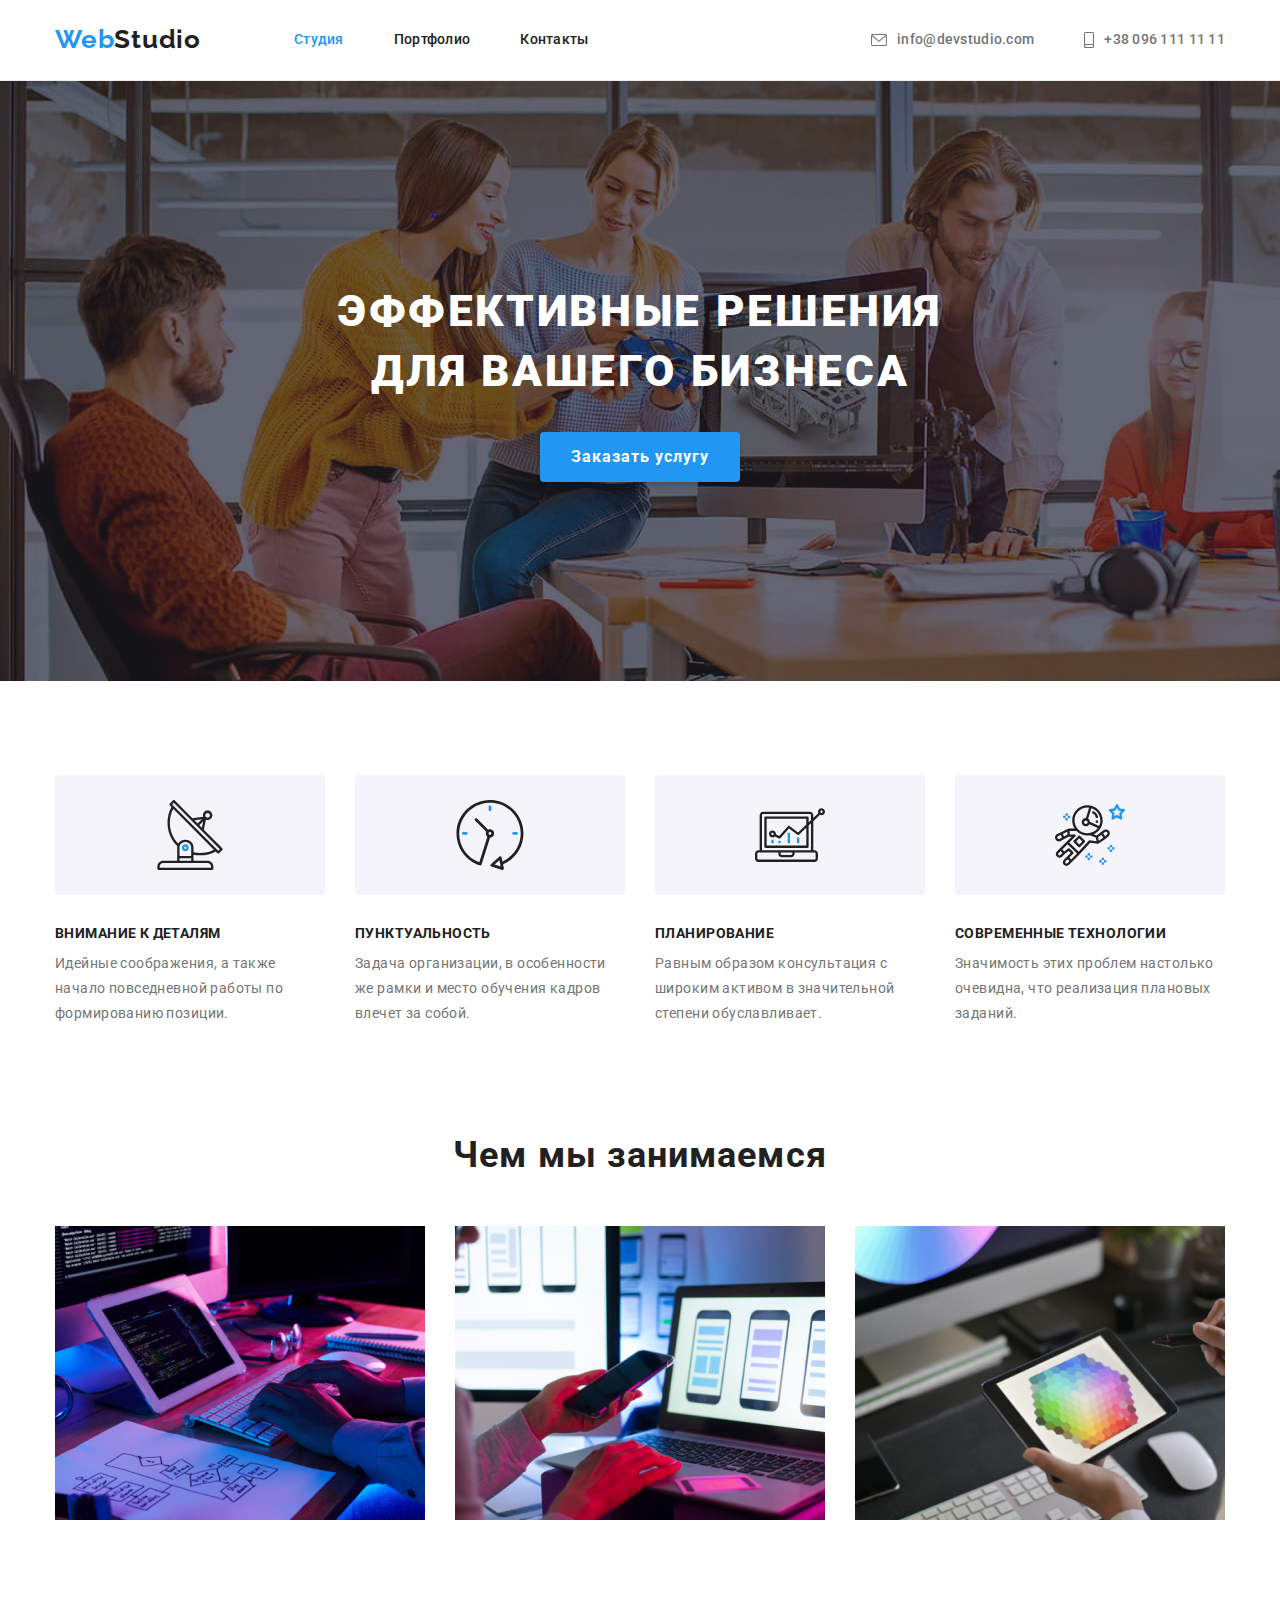
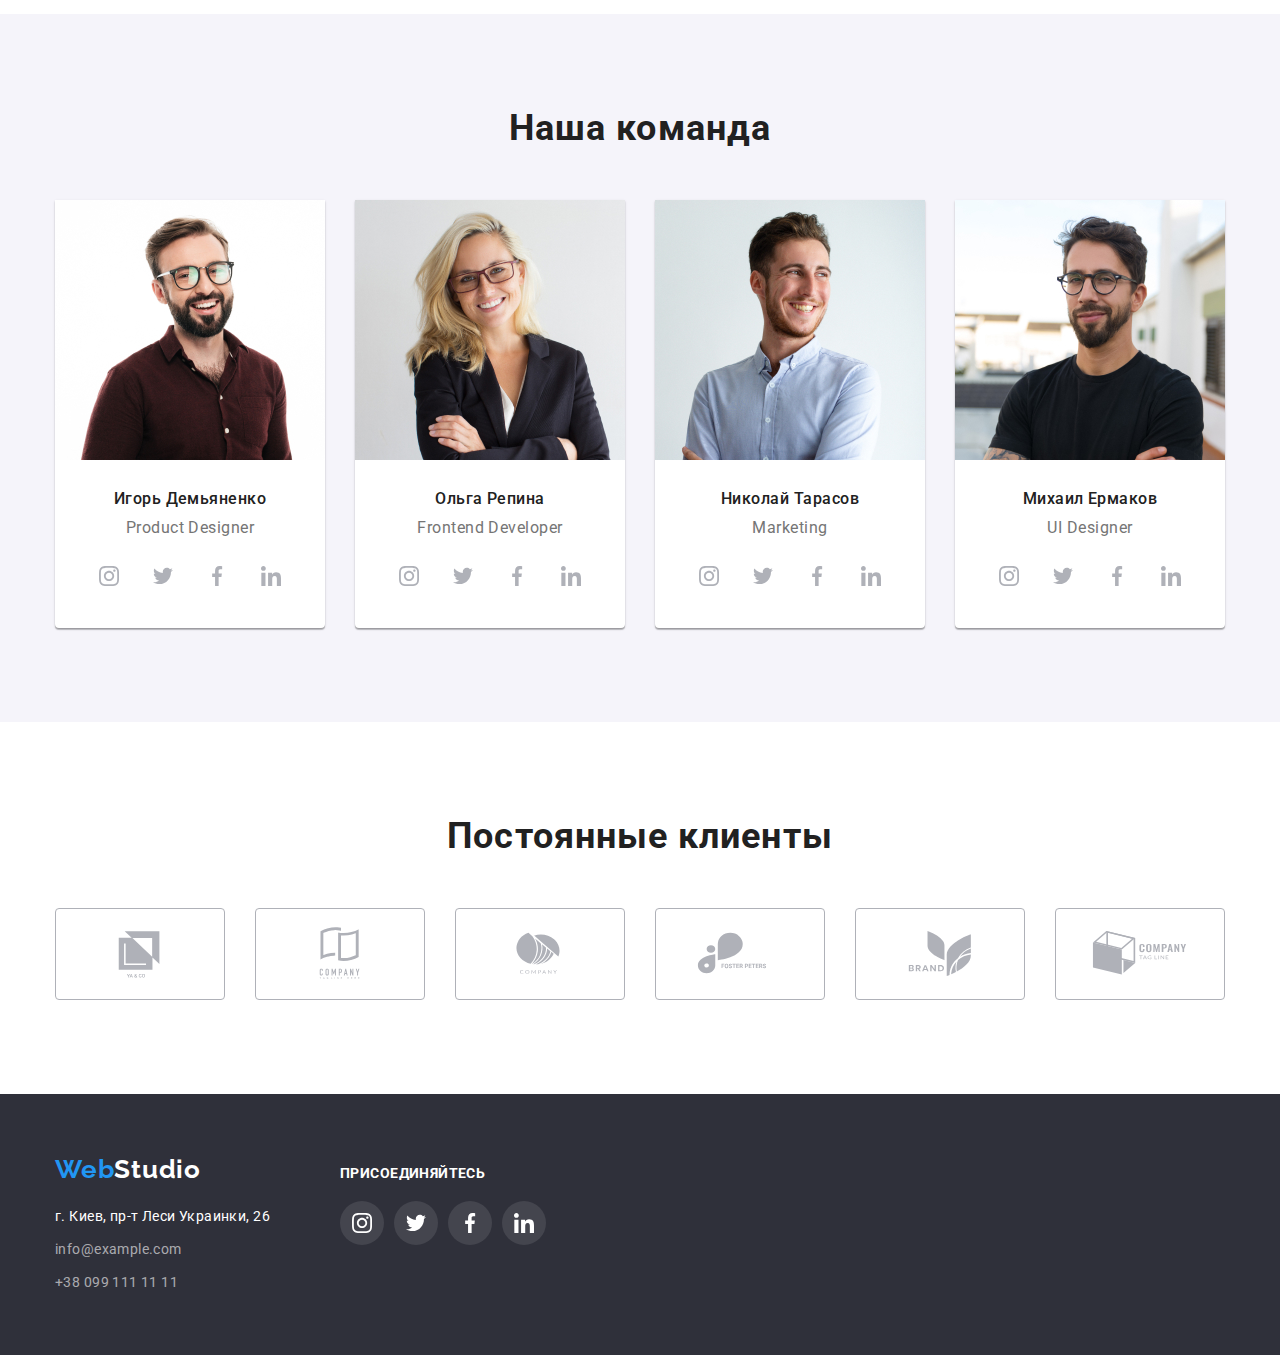
<file: index.html>
<!DOCTYPE html>
<html lang="ru">
<head>
    <meta charset="UTF-8">
    <meta http-equiv="X-UA-Compatible" content="IE=edge">
    <meta name="viewport" content="width=device-width, initial-scale=1.0">
    <title>Homework 4</title>
    <link rel="stylesheet" href="https://fonts.googleapis.com/css2?family=Raleway:wght@700&family=Roboto:wght@400;500;700;900&display=swap">
    <link rel="stylesheet" href="https://cdnjs.cloudflare.com/ajax/libs/modern-normalize/1.1.0/modern-normalize.min.css">
    <link rel="stylesheet" href="./css/style.css">
</head>

<!--BODY--> 
<body>
<!--HEADER-->
    <header>
        <div class="conteiner div-header">
        <a href="" class="header-logo">Web<span class="header-second-logo">Studio</span></a>
            <nav class="header-nav">
                <ul class="header-list">
                    <li class="header-item">
                        <a href="" class="header-link link current">Студия</a></li>
                    <li class="header-item">
                        <a href="./portfolio.html" class="header-link link">Портфолио</a></li>
                    <li class="header-item">
                        <a href="" class="header-link link">Контакты</a></li>
                </ul>
            </nav>
                <ul class="header-second-list">
                    <li class="header-second-item">
                        <a href="mailto:info@devstudio.com" class="header-mail header-link">
                            <svg class="header-svg" width="16" height="12">
                            <use href="./images3/sprite.svg#icon-email"></use>
                        </svg> info@devstudio.com</a></li>
                    <li class="header-second-item">
                        <a href="tel:+380961111111" class="header-tel header-link">
                            <svg class="header-second-svg" width="10" height="16">
                            <use href="./images3/sprite.svg#icon-phone"></use>
                        </svg>+38 096 111 11 11</a></li>
                </ul>
        </div>
    </header>



<!--MAIN-->
<main>
<!--Cекція 1. HERO-->
<section class="hero-section overlay">
    <div class="conteiner">
        <h1 class="hero-title">Эффективные решения для вашего бизнеса</h1>
        <button type="button" class="hero-button">Заказать услугу</button>
    </div>
</section>


<!--Секція 2. Переваги-->
<section class="benefits-section">
    <div class="conteiner">
        <ul class="benefits-list">
            <li class="benefits-item">
                <div class="benefits-div">
                    <svg class="benefits-svg" width="70" height="70">
                        <use href="./images3/sprite.svg#icon-antenna"></use>
                    </svg>
                </div>
                <h3 class="benefits-title">Внимание к деталям</h3>
                <p class="benefits-text">Идейные соображения, а также начало повседневной работы по формированию позиции.</p>
            </li>
            <li class="benefits-item">
                <div class="benefits-div">
                    <svg class="benefits-svg" width="70" height="70">
                        <use href="./images3/sprite.svg#icon-clock"></use>
                    </svg>
                </div>
                <h3 class="benefits-title">Пунктуальность</h3>
                <p class="benefits-text">Задача организации, в особенности же рамки и место обучения кадров влечет за собой.</p>
            </li>
            <li class="benefits-item">
                <div class="benefits-div">
                    <svg class="benefits-svg" width="70" height="70">
                        <use href="./images3/sprite.svg#icon-diagram"></use>
                    </svg>
                </div>
                <h3 class="benefits-title">Планирование</h3>
                <p class="benefits-text">Равным образом консультация с широким активом в значительной степени обуславливает.</p>
            </li>
            <li class="benefits-item">
                <div class="benefits-div">
                    <svg class="benefits-svg" width="70" height="70">
                        <use href="./images3/sprite.svg#icon-astronaut"></use>
                    </svg>
                </div>
                <h3 class="benefits-title">Современные технологии</h3>
                <p class="benefits-text">Значимость этих проблем настолько очевидна, что реализация плановых заданий.</p>
            </li>
        </ul>
    </div>
</section>

<!--Чим ми займаємся-->
<section class="section">
    <div class="conteiner">
    <h2 class="work-title">Чем мы занимаемся</h2>
        <ul class="work-list">
            <li class="work-item">
                <a href="./images/img1.png" class="work-link">
                <img src="./images/img1.png" alt="Програміст пише код" width="370" height="294" class="work-img">
                </a>
            </li>
            <li class="work-item">
                <a href="./images/img2.png" class="work-link">
                <img src="./images/img2.png" alt="Дизайнер підирає дизайн" width="370" height="294" class="work-img"></a>
            </li>
            <li class="work-item">
                <a href="./images/img3.png" class="work-link">
                <img src="./images/img3.png" alt="Дизайнер підбирає колір" width="370" height="294" class="work-img"></a>
            </li>
        </ul>
    </div>
</section>



<!--Секція 3. Наша команда-->
<section class="team-section section">
    <div class="conteiner">
        <h2 class="team-title">Наша команда</h2>
            <ul class="team-list">
                <li class="team-item">
                    <img src="./images/img4.png" alt="Сотрудник" width="270" height="260" class="team-foto">
                    <div class="team-div">
                    <h3 class="team-name">Игорь Демьяненко</h3>
                    <p lang="en" class="team-text">Product Designer</p><ul class="social-list">
                            <li class="social-item">
                                <a href="" class="social-link">
                                    <svg class="social-svg">
                                        <use href="./images3/sprite.svg#icon-instagram"></use>
                                    </svg>
                                </a>
                            </li>
                            <li class="social-item">
                                <a href="" class="social-link">
                                    <svg class="social-svg">
                                        <use href="./images3/sprite.svg#icon-twitter"></use>
                                    </svg>
                                </a>
                            </li>
                            <li class="social-item">
                                <a href="" class="social-link">
                                    <svg class="social-svg">
                                        <use href="./images3/sprite.svg#icon-facebook"></use>
                                    </svg>
                                </a>
                            </li>
                            <li class="social-item">
                                <a href="" class="social-link">
                                    <svg class="social-svg">
                                        <use href="./images3/sprite.svg#icon-linkedin"></use>
                                    </svg>
                                </a>
                            </li>
                        </ul>
                    </div>
                </li>
                <li class="team-item">
                    <img src="./images/img5.png" alt="Сотрудник" width="270" height="260" class="team-foto">
                    <div class="team-div">
                    <h3 class="team-name">Ольга Репина</h3>
                    <p lang="en" class="team-text">Frontend Developer</p>
                        <ul class="social-list">
                            <li class="social-item">
                                <a href="" class="social-link">
                                    <svg class="social-svg">
                                        <use href="./images3/sprite.svg#icon-instagram"></use>
                                    </svg>
                                </a>
                            </li>
                            <li class="social-item">
                                <a href="" class="social-link">
                                    <svg class="social-svg">
                                        <use href="./images3/sprite.svg#icon-twitter"></use>
                                    </svg>
                                </a>
                            </li>
                            <li class="social-item">
                                <a href="" class="social-link">
                                    <svg class="social-svg">
                                        <use href="./images3/sprite.svg#icon-facebook"></use>
                                    </svg>
                                </a>
                            </li>
                            <li class="social-item">
                                <a href="" class="social-link">
                                    <svg class="social-svg">
                                        <use href="./images3/sprite.svg#icon-linkedin"></use>
                                    </svg>
                                </a>
                            </li>
                        </ul>
                    </div>
                </li>
                <li class="team-item">
                    <img src="./images/img6.png" alt="Сотрудник" width="270" height="260" class="team-foto">
                    <div class="team-div">
                    <h3 class="team-name">Николай Тарасов</h3>
                    <p lang="en" class="team-text">Marketing</p><ul class="social-list">
                            <li class="social-item">
                                <a href="" class="social-link">
                                    <svg class="social-svg">
                                        <use href="./images3/sprite.svg#icon-instagram"></use>
                                    </svg>
                                </a>
                            </li>
                            <li class="social-item">
                                <a href="" class="social-link">
                                    <svg class="social-svg">
                                        <use href="./images3/sprite.svg#icon-twitter"></use>
                                    </svg>
                                </a>
                            </li>
                            <li class="social-item">
                                <a href="" class="social-link">
                                    <svg class="social-svg">
                                        <use href="./images3/sprite.svg#icon-facebook"></use>
                                    </svg>
                                </a>
                            </li>
                            <li class="social-item">
                                <a href="" class="social-link">
                                    <svg class="social-svg">
                                        <use href="./images3/sprite.svg#icon-linkedin"></use>
                                    </svg>
                                </a>
                            </li>
                        </ul>
                    </div>
                </li>
                <li class="team-item">
                    <img src="./images/img7.png" alt="Сотрудник" width="270" height="260" class="team-foto">
                    <div class="team-div">
                    <h3 class="team-name">Михаил Ермаков</h3>
                    <p lang="en" class="team-text">UI Designer</p><ul class="social-list">
                            <li class="social-item">
                                <a href="" class="social-link">
                                    <svg class="social-svg">
                                        <use href="./images3/sprite.svg#icon-instagram"></use>
                                    </svg>
                                </a>
                            </li>
                            <li class="social-item">
                                <a href="" class="social-link">
                                    <svg class="social-svg">
                                        <use href="./images3/sprite.svg#icon-twitter"></use>
                                    </svg>
                                </a>
                            </li>
                            <li class="social-item">
                                <a href="" class="social-link">
                                    <svg class="social-svg">
                                        <use href="./images3/sprite.svg#icon-facebook"></use>
                                    </svg>
                                </a>
                            </li>
                            <li class="social-item">
                                <a href="" class="social-link">
                                    <svg class="social-svg">
                                        <use href="./images3/sprite.svg#icon-linkedin"></use>
                                    </svg>
                                </a>
                            </li>
                        </ul>
                    </div>
                </li>
            </ul>
    </div>
</section>
</main>

<!--Секція 4. Постійні клієнти-->
<section class="clients-section section">
    <div class="clients-div conteiner">
        <h2 class="clients-title">Постоянные клиенты</h2>
        <ul class="clients-list">
            <li class="clients-item">
                <a href="" class="clients-link">
                    <svg class="clients-svg" width="106" height="60">
                        <use href="./images3/sprite.svg#icon-Logo"></use>
                    </svg>
                </a>
            </li>
            <li class="clients-item">
                <a href="" class="clients-link">
                    <svg class="clients-svg" width="106" height="60">
                        <use href="./images3/sprite.svg#icon-Logo1"></use>
                    </svg>
                </a>
            </li>
            <li class="clients-item">
                <a href="" class="clients-link">
                    <svg class="clients-svg" width="106" height="60">
                        <use href="./images3/sprite.svg#icon-Logo2"></use>
                    </svg>
                </a>
            </li>
            <li class="clients-item">
                <a href="" class="clients-link">
                    <svg class="clients-svg" width="106" height="60">
                        <use href="./images3/sprite.svg#icon-Logo3"></use>
                    </svg>
                </a>
            </li>
            <li class="clients-item">
                <a href="" class="clients-link">
                    <svg class="clients-svg" width="106" height="60">
                        <use href="./images3/sprite.svg#icon-Logo4"></use>
                    </svg>
                </a>
            </li>
            <li class="clients-item">
                <a href="" class="clients-link">
                    <svg class="clients-svg" width="106" height="60">
                        <use href="./images3/sprite.svg#icon-Logo5"></use>
                    </svg>
                </a>
            </li>
        </ul>
    </div>
</section>


<!--FOOTER-->
<footer class="footer">
    <div class="conteiner footer-conteiner">
        <div>
        <a href="" class="footer-logo">Web<span class="footer-second-logo">Studio</span></a>
        <address class="footer-adress">
            <ul class="footer-list">
                <li class="footer-item"><a href="https://www.google.com/maps/place/%D0%B1%D1%83%D0%BB%D1%8C%D0%B2%D0%B0%D1%80+%D0%9B%D0%B5%D1%81%D1%96+%D0%A3%D0%BA%D1%80%D0%B0%D1%97%D0%BD%D0%BA%D0%B8,+26,+%D0%9A%D0%B8%D1%97%D0%B2,+02000/@50.4265807,30.5361971,17z/data=!3m1!4b1!4m5!3m4!1s0x40d4cf0e033ecbe9:0x57a4dffefec77da0!8m2!3d50.4265807!4d30.5383858"
                    target="_blank" rel="noopener noreferrer" class="footer-link-map">г. Киев, пр-т Леси Украинки, 26</a></li>
                <li class="footer-item"><a href="mail.to:info@example.com" class="footer-link-mail">info@example.com</a></li>
                <li class="footer-item"><a href="+380991111111" class="footer-link-tel">+38 099 111 11 11</a></li>
            </ul>
        </address>
        </div>
        <div class="second-div">
            <h3 class="footer-second-title">присоединяйтесь</h3>
            <ul class="footer-second-list">
                <li class="footer-second-item">
                    <a href="" class="footer-second-link">
                    <svg class="footer-svg">
                        <use href="./images3/sprite.svg#icon-instagram"></use>
                    </svg></a>
                </li>
                <li class="footer-second-item">
                    <a href="" class="footer-second-link">
                    <svg class="footer-svg">
                        <use href="./images3/sprite.svg#icon-twitter"></use>
                    </svg></a>
                </li>
                <li class="footer-second-item">
                    <a href="" class="footer-second-link">
                    <svg class="footer-svg">
                        <use href="./images3/sprite.svg#icon-facebook"></use>
                    </svg></a>
                </li>
                <li class="footer-second-item">
                    <a href="" class="footer-second-link">
                    <svg class="footer-svg">
                        <use href="./images3/sprite.svg#icon-linkedin"></use>
                    </svg></a>
                </li>
            </ul>
        </div>
    </div>
</footer>
</body>
</html>
</file>
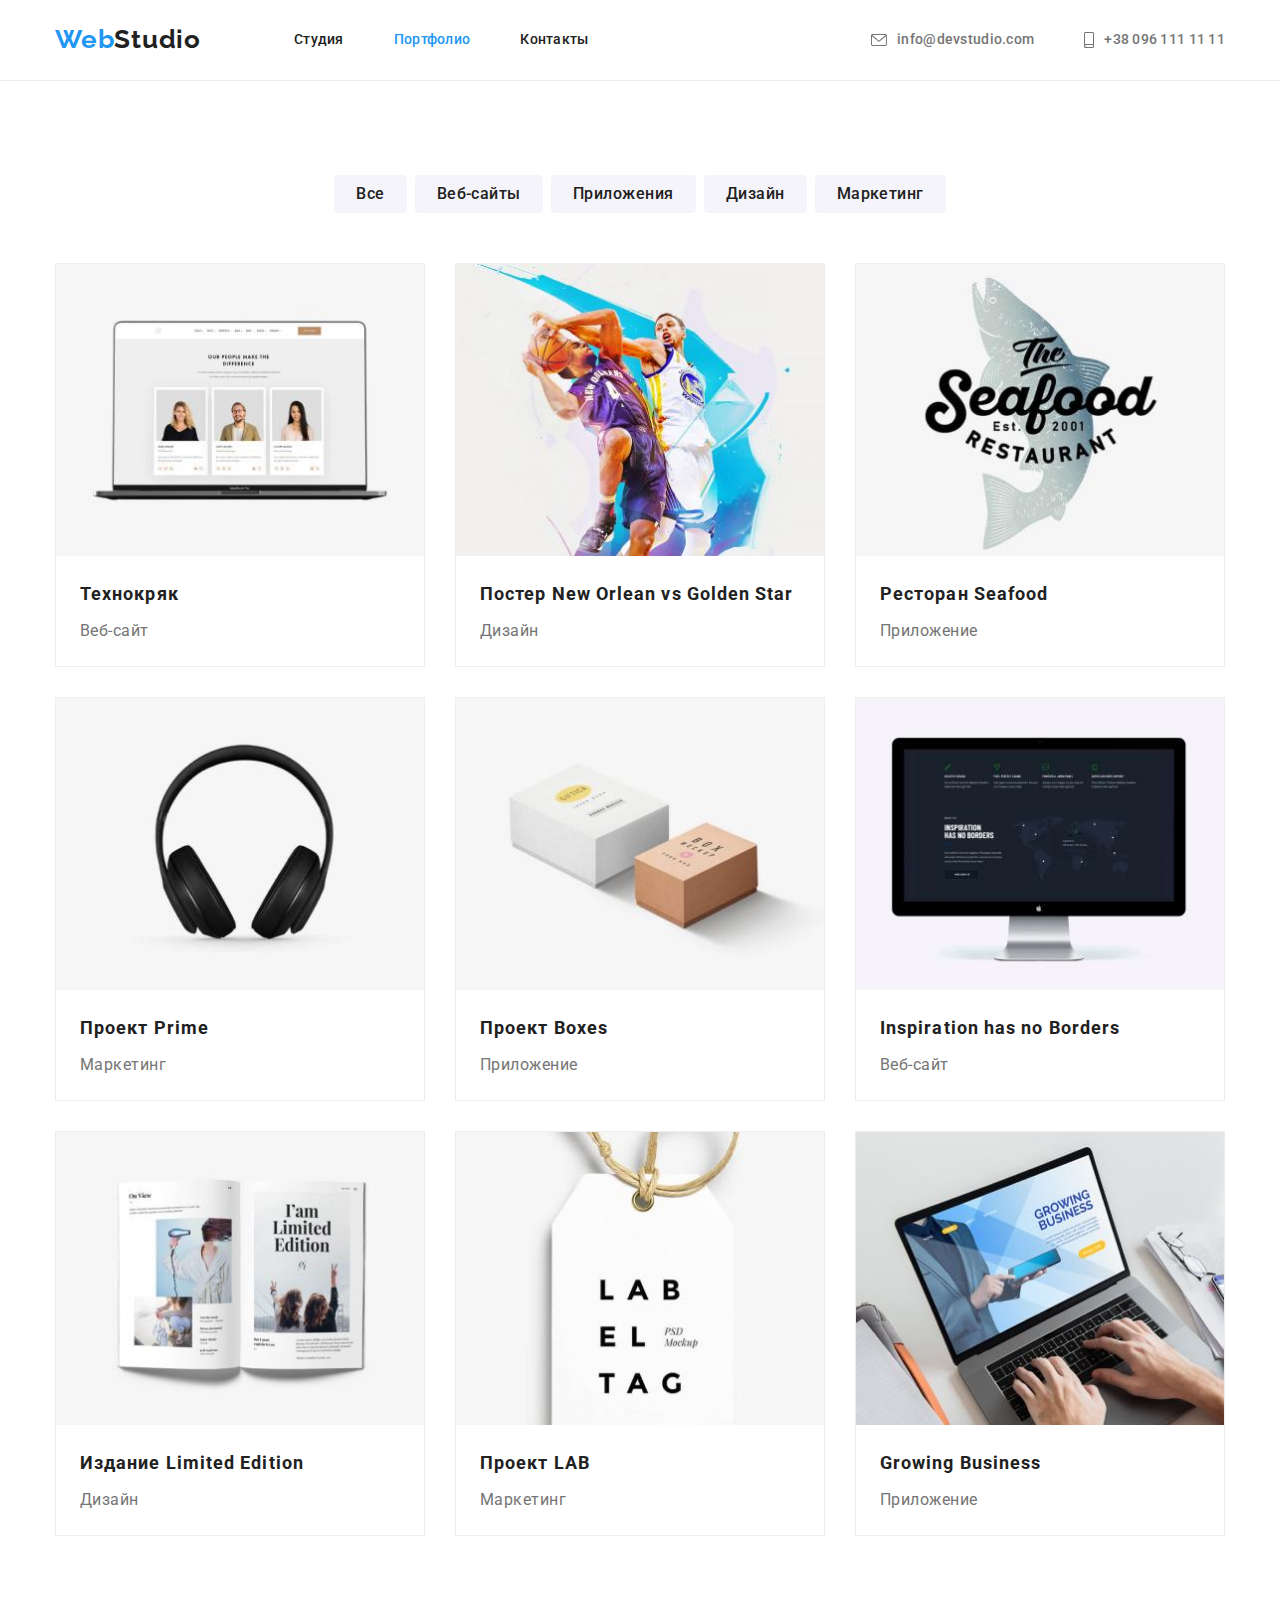
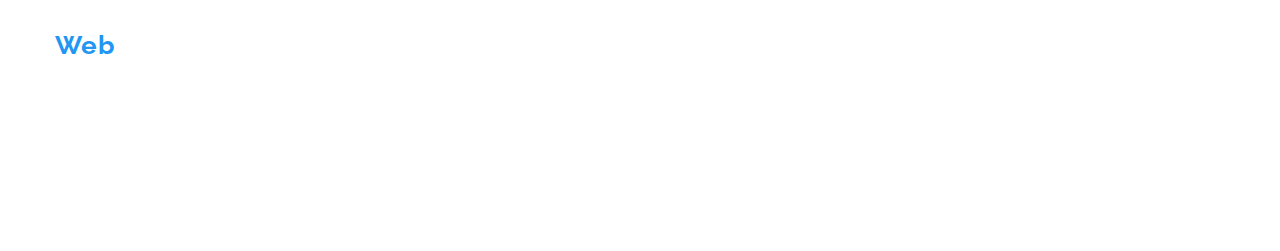
<file: portfolio.html>
<!DOCTYPE html>
<html lang="ru">
<head>
    <meta charset="UTF-8">
    <meta http-equiv="X-UA-Compatible" content="IE=edge">
    <meta name="viewport" content="width=device-width, initial-scale=1.0">
    <title>Homework 2</title>
    <link rel="stylesheet" href="https://fonts.googleapis.com/css2?family=Raleway:wght@700&family=Roboto:wght@400;500;700;900&display=swap">
    <link rel="stylesheet" href="https://cdnjs.cloudflare.com/ajax/libs/modern-normalize/1.1.0/modern-normalize.min.css">
    <link rel="stylesheet" href="./css/style.css">
</head>


<!--BODY-->
<body>
<!--HEADER-->
    <header class="header">
        <div class="conteiner div-header">
            <a href="" class="header-logo">Web<span class="header-second-logo">Studio</span></a>
                <nav class="header-nav">
                    <ul class="header-list">
                        <li class="header-item">
                            <a href="./index.html" class="header-link link">Студия</a></li>
                        <li class="header-item">
                            <a href="" class="header-link link current">Портфолио</a></li>
                        <li class="header-item">
                            <a href="" class="header-link link">Контакты</a></li>
                    </ul>
                </nav>
                    <ul class="header-second-list">
                    <li class="header-second-item">
                        <a href="mailto:info@devstudio.com" class="header-mail header-link">
                            <svg class="header-svg" width="16" height="12">
                            <use href="./images3/sprite.svg#icon-email"></use>
                        </svg> info@devstudio.com</a></li>
                    <li class="header-second-item">
                        <a href="tel:+380961111111" class="header-tel header-link">
                            <svg class="header-second-svg" width="10" height="16">
                            <use href="./images3/sprite.svg#icon-phone"></use>
                        </svg>+38 096 111 11 11</a></li>
                </ul>
        </div>
    </header>




<!--MAIN-->
<main>
<section class="main section">
    <div class="conteiner">
        <h1 class="h">Прихований заголовок</h1>

<!--Список кнопок-->
            <ul class="main-list">
                <li class="main-item">
                    <button type="button" class="main-button">Все</button>
                </li>
                <li class="main-item">
                    <button type="button" class="main-button">Веб-сайты</button>
                </li>
                <li class="main-item">
                    <button type="button" class="main-button">Приложения</button>
                </li>
                <li class="main-item">
                    <button type="button" class="main-button">Дизайн</button>
                </li>
                <li class="main-item">
                    <button type="button" class="main-button">Маркетинг</button>
                </li>
            </ul>
    </div>
<!--Список картинок-->
<div class="conteiner">
    <ul class="main-second-list">
        <li class="main-second-item">
            <img class="main-img" src="./images2/img(1).jpg"  alt="Дисплей ноутбуку" width="370" height="294">
            <div class="main-div">
                <h2 class="main-title">Технокряк</h2>
                    <p class="main-text">Веб-сайт</p>
                    </div>
        </li>
        <li class="main-second-item">
            <img class="main-img" src="./images2/img(2).jpg" alt="Баскетболісти" width="370" height="294">
            <div class="main-div">
                <h2 class="main-title">Постер <span lang="en" class="main-span">New Orlean vs Golden Star</span></h2>
                    <p class="main-text">Дизайн</p>
                    </div>
        </li>
        <li class="main-second-item">
            <img class="main-img" src="./images2/img(3).jpg" alt="Логотип ресторану" width="370" height="294">
            <div class="main-div">
                <h2 class="main-title">Ресторан <span lang="en" class="main-span">Seafood</span></h2>
                    <p class="main-text">Приложение</p>
                    </div>
        </li>
        <li class="main-second-item">
            <img class="main-img" src="./images2/img(4).jpg" alt="Навушники" width="370" height="294">
            <div class="main-div">
                <h2 class="main-title">Проект <span lang="en" class="main-span">Prime</span></h2>
                    <p class="main-text">Маркетинг</p>
                    </div>
        </li>
        <li class="main-second-item">
            <img class="main-img" src="./images2/img(5).jpg" alt="Дизайн коробок" width="370" height="294">
            <div class="main-div">
                <h2 class="main-title">Проект <span lang="en" class="main-span">Boxes</span></h2>
                    <p class="main-text">Приложение</p>
                    </div>
        </li>
        <li class="main-second-item">
            <img class="main-img" src="./images2/img(6).jpg" alt="Дисплей компютера" width="370" height="294">
            <div class="main-div">
                <h2 class="main-title"><span lang="en" class="main-span">Inspiration has no Borders</span></h2>
                    <p class="main-text">Веб-сайт</p>
                    </div>
        </li>
        <li class="main-second-item">
            <img class="main-img" src="./images2/img(7).jpg" alt="Дизайн журналу" width="370" height="294">
            <div class="main-div">
                <h2 class="main-title">Издание <span lang="en" class="main-span">Limited Edition</span></h2>
                    <p class="main-text">Дизайн</p>
                    </div>
        </li>
        <li class="main-second-item">
            <img class="main-img" src="./images2/img(8).jpg" alt="Дизайн бірки" width="370" height="294">
            <div class="main-div">
                <h2 class="main-title">Проект <span lang="en" class="main-span">LAB</span></h2>
                    <p class="main-text">Маркетинг</p>
                    </div>
        </li>
        <li class="main-second-item">
            <img class="main-img" src="./images2/img(9).jpg" alt="Користувач на сайті" width="370" height="294">
            <div class="main-div">
                <h2 class="main-title"><span lang="en" class="main-span">Growing Business</span></h2>
                    <p class="main-text">Приложение</p>
                    </div>
        </li>
    </ul>
</div>
</section>
</main>



<!--FOOTER-->
<footer>
    <div class="conteiner second">
        <div>
            <a href="" class="footer-logo">Web<span class="footer-second-logo">Studio</span></a>
            <address class="footer-adress">
                <ul class="footer-list">
                    <li class="footer-item"><a
                            href="https://www.google.com/maps/place/%D0%B1%D1%83%D0%BB%D1%8C%D0%B2%D0%B0%D1%80+%D0%9B%D0%B5%D1%81%D1%96+%D0%A3%D0%BA%D1%80%D0%B0%D1%97%D0%BD%D0%BA%D0%B8,+26,+%D0%9A%D0%B8%D1%97%D0%B2,+02000/@50.4265807,30.5361971,17z/data=!3m1!4b1!4m5!3m4!1s0x40d4cf0e033ecbe9:0x57a4dffefec77da0!8m2!3d50.4265807!4d30.5383858"
                            target="_blank" rel="noopener noreferrer" class="footer-link-map">г. Киев, пр-т Леси
                            Украинки, 26</a></li>
                    <li class="footer-item"><a href="mail.to:info@example.com"
                            class="footer-link-mail">info@example.com</a></li>
                    <li class="footer-item"><a href="+380991111111" class="footer-link-tel">+38 099 111 11 11</a></li>
                </ul>
            </address>
        </div>
        <div class="second-div">
            <h3 class="footer-second-title">присоединяйтесь</h3>
            <ul class="footer-second-list">
                <li class="footer-second-item">
                    <a href="" class="footer-second-link">
                        <svg class="footer-svg">
                            <use href="./images3/sprite.svg#icon-instagram"></use>
                        </svg></a>
                </li>
                <li class="footer-second-item">
                    <a href="" class="footer-second-link">
                        <svg class="footer-svg">
                            <use href="./images3/sprite.svg#icon-twitter"></use>
                        </svg></a>
                </li>
                <li class="footer-second-item">
                    <a href="" class="footer-second-link">
                        <svg class="footer-svg">
                            <use href="./images3/sprite.svg#icon-facebook"></use>
                        </svg></a>
                </li>
                <li class="footer-second-item">
                    <a href="" class="footer-second-link">
                        <svg class="footer-svg">
                            <use href="./images3/sprite.svg#icon-linkedin"></use>
                        </svg></a>
                </li>
            </ul>
        </div>
    </div>
</footer>
</body>
</html>
</file>
<file: css/style.css>
:root {
    --primary-text-color: #212121;
    --second-text-color: #757575;
    --white-text-color: #FFFFFF;
    --accent-text-color: #2196F3;

    --header-bg-color: #FFFFFF;
    --hero-bg-color: #2F303A;
    --benefits-section-bg-color: #FFFFFF;
    --team-section-bg-color: #F5F4FA;
    --footer-bg-color: #2F303A;
    --body-bg-color: #FFFFFF;

    --portfolio-main-bg-color: #FFFFFF;
}


body {
    color: var(--primary-text-color);
    background-color: var(--body-bg-color);
    
    font-family: 'Roboto', sans-serif;
    font-size: 14px;
    letter-spacing: 0.03em;
}

img {
display: block;
max-width: 100%;
height: auto;
}

ul {
    list-style: none;
}

a {
    text-decoration: none;
}

.section {
    padding-top: 94px;
    padding-bottom: 94px;

}

/*----------CONTEINER--------------------*/
.conteiner {
    margin-right: auto;
    margin-left: auto;
    margin-top: 0px;
    margin-bottom: 0px;
    width: 1200px;
    padding-left: 15px;
    padding-right: 15px;
}



/*----------HEADER----------------------*/

header {
    color: var(---text-color);
    background-color: var(--header-bg-color);
    border-bottom: 1px solid #ECECEC;
}

.div-header {
    display: flex;
    align-items: center;
    justify-content: flex-start;
}

.header-logo {
    color: var(--accent-text-color);

    font-family: Raleway;
    font-weight: 700;
    font-size: 26px;
    line-height: 1.2;
    letter-spacing: 0.03em;

    margin-right: 93px;
}

.header-second-logo {
    color: var(--primary-text-color);

    font-family: Raleway;
    font-weight: 700;
    font-size: 26px;
    line-height: 1.2;
    letter-spacing: 0.03em;
}

.header-list {
    display: flex;
    margin-top: 0px;
    margin-bottom: 0px;
    padding-left: 0px;
}

.header-item {
    margin-right: 50px;
}

.header-item:last-child {
    margin-right: 0px;
}

.header-link {
    color: var(--primary-text-color);

    font-weight: 500;
    font-size: 14px;
    line-height: 1.14;
    letter-spacing: 0.02em;

    display: block;
    padding-top: 32px;
    padding-bottom: 32px;
}

.header-link:hover,
.header-link:focus {
    color: var(--accent-text-color);
}

.link.current {
    color: var(--accent-text-color);
}

.header-second-list {
display: flex;
margin-top: 0px;
margin-bottom: 0px;
margin-left: auto;
padding-left: 0px;
}

.header-second-item {
    margin-right: 50px;
}

.header-second-item:last-child {
    margin-right: 0px;
}

.header-mail {
    color: var(--second-text-color);

    font-weight: 500;
    font-size: 14px;
    line-height: 1.14;
    letter-spacing: 0.02em;

    display: flex;
    align-items: center;
}

.header-mail:hover,
.header-mail:focus {
    color: var(--accent-text-color);

}

.header-tel {
    color: var(--second-text-color);

    font-weight: 500;
    font-size: 14px;
    line-height: 1.14;
    letter-spacing: 0.02em;

    display: flex;
    align-items: center;
}

.header-tel:hover,
.header-tel:focus {
    color: var(--accent-text-color);
}

.header-svg {
    fill: currentColor;
    margin-right: 10px;
}

.header-second-svg {
    fill: currentColor;
    margin-right: 10px;
}



/* MAIN */
/*-------Секція 1. HERO----------------*/

.hero-section {
    background-color: var(--hero-bg-color);

    padding-top: 200px;
    padding-bottom: 200px;

    text-align: center;
}

.overlay {
    height: 600px;
    margin-left: auto;
    margin-right: auto;
    background-size: cover;
    background-repeat: no-repeat;

    background-image: linear-gradient(
    to right,
    rgba(47, 48, 58, 0.4),
    rgba(47, 48, 58, 0.4)
    ),
    url(../images3/Img\(hero\).jpg);
}

.hero-title {
    color: var(--white-text-color);

    font-weight: 900;
    font-size: 44px;
    line-height: 1.37;
    letter-spacing: 0.06em;
    text-transform: uppercase;
    text-align: center;

    width: 696px;
    margin: 0 auto;
    margin-bottom: 30px;
}

.hero-button {
    color: var(--white-text-color);
    background-color: var(--accent-text-color);
    cursor: pointer;
    font-weight: 700;
    font-size: 16px;
    line-height: 1.875;
    letter-spacing: 0.06em;

    display: inline-block;
    box-shadow: 0px 4px 4px rgba(0, 0, 0, 0.15);
    border: 0px;
    border-radius: 4px;
    margin-bottom: 0px;
    padding: 10px;
    min-width: 200px; 
}

.hero-button:hover,
.hero-button:focus {
    color: var(--white-text-color);
    background-color: #188CE8;
}


/*-------Секція 2. Переваги-------------*/
.benefits-section {
background-color: var(--benefits-section-bg-color);
padding-top: 94px;
padding-bottom: 0px;
}

.benefits-list {
    margin-bottom: 0px;
    margin-top: 0px;
    padding-left: 0px;
    padding-right: 0px;

    display: flex;
    flex-wrap: wrap;
}

.benefits-item {
    width: 270px;
}

.benefits-div {
    background: #F5F4FA;
    border-radius: 4px;

    width: 270px;
    height: 120px;

    margin-bottom: 30px;

    display: flex;
    justify-content: center;
    align-items: center;
}

.benefits-svg {
    margin: 0px;
    padding: 0px;
}

.benefits-item:not(:last-child) {
    margin-right: 30px;
}


.benefits-title {
    color: var(--primary-text-color);
    font-weight: 700;
    font-size: 14px;
    line-height: 1.145;
    letter-spacing: 0.03em;
    text-transform: uppercase;

    width: 270px;
    margin-bottom: 10px;
    margin-top: 0px;
}

.benefits-text {
    color: var(--second-text-color);

    font-weight: 400;
    font-size: 14px;
    line-height: 1.8;
    letter-spacing: 0.03em;
    
    width: 270px;
    margin-top: 0px;
}



/*------------Чим ми займаємся-----------*/
.work-title {
    color: var(--primary-text-color);

    font-weight: 700;
    font-size: 36px;
    line-height: 1.16;
    text-align: center;
    letter-spacing: 0.03em;

    margin-bottom: 50px;
    margin-top: 0px;   
}

.work-list {
margin-top: 0px;
margin-bottom: 0px;
padding-left: 0px;
display: flex;
}

.work-img {
    margin-bottom: 0px;
}

.work-item:not(:last-child) {
    margin-right: 30px;
}




/*-----------Секція 3. Наша команда-------*/
.team-section {
    background-color: var(--team-section-bg-color);
}

.team-title {
    color: var(--primary-text-color);

font-weight: 700;
font-size: 36px;
line-height: 1.16;
text-align: center;
letter-spacing: 0.03em;

margin-bottom: 50px;
margin-top: 0px;
}


.team-list {
margin-top: 0px;
padding-left: 0px;
margin-bottom: 0px;

display: flex;
}

.team-item {
background: #FFFFFF;
box-shadow: 0px 1px 3px rgba(0, 0, 0, 0.12), 0px 1px 1px rgba(0, 0, 0, 0.14), 0px 2px 1px rgba(0, 0, 0, 0.2);
border-radius: 0px 0px 4px 4px;
}

.team-item:not(:last-child) {
    margin-right: 30px;
}

.team-foto {
margin-bottom: 0px;
padding-bottom: 0px;
}

.team-name {
    color: var(--primary-text-color);

    font-weight: 500;
    font-size: 16px;
    line-height: 1.18;

    letter-spacing: 0.03em;
    
    padding-top: 0px;
    padding-bottom: 0px;
    margin-top: 0px;
    margin-bottom: 10px;
}

.team-text {
color: var(--second-text-color);

font-weight: 400;
font-size: 16px;
line-height: 1.18;

letter-spacing: 0.03em;
margin-top: 0px;
margin-bottom: 16px;
padding-bottom: 0px;
}

.team-div {
text-align: center;
padding-top: 30px;
padding-bottom: 30px;
}

/* Соціальні мережі */
.social-list {
    padding-left: 0px;
    margin: 0px;
    padding: 0px;
    display: flex;
    justify-content: center;
    align-items: center;
}

.social-item {
    margin: 0px;
    padding: 0px;
    width: 44px;
    height: 44px;
    background-color: #FFFFFF;
}

.social-item:not(:last-child) {
    margin-right: 10px;
}

.social-link:hover {
    background-color: var(--accent-text-color);
    color: var(--white-text-color);
}

.social-link {
    fill: currentColor;
}

.social-link {
    margin: 0px;
    padding: 0px;
    margin: 0px;
    width: 44px;
    height: 44px;
    border-radius: 50%;
    display: inline-block;
    color: #AFB1B8;

    display: flex;
    justify-content: center;
    align-items: center;
}

.social-svg {
    width: 20px;
    height: 20px;
    margin: 0px;
    padding: 0px;
}

/* PORTFOLIO */

main {
    background-color: var(--portfolio-main-bg-color);
}

/* Скритий заголовок */
.h {
    position: absolute;
    clip: rect(0 0 0 0);
    width: 1px;
    height: 1px;
    margin: -1px;
    border: 0;
    padding: 0;
    overflow: hidden;
}

/* ul кнопок */
.main-list { 
    margin-top: 0px;
    margin-bottom: 50px;
    padding: 0px;
    display: flex;
    justify-content: center;
}

/* li кнопок */

/* Кнопки */
.main-button {
    color: var(--primary-text-color);
    background-color: #F5F4FA;

    font-family: Roboto;
    font-style: normal;
    font-weight: 500;
    font-size: 16px;
    line-height: 1.6;

    text-align: center;
    letter-spacing: 0.03em;

    cursor: pointer;

    border: none;

    border-radius: 4px;

    padding: 6px 22px;
}

.main-item:not(:last-child) {
    margin-right: 8px;
}


/* Ховер, фокус кнопок*/
.main-button:hover,
.main-button:focus {
    color: var(--white-text-color);
    background-color: var(--accent-text-color);
    box-shadow: 0px 3px 1px rgba(0, 0, 0, 0.1), 0px 1px 2px rgba(0, 0, 0, 0.08), 0px 2px 2px rgba(0, 0, 0, 0.12);
}

/* ul картинок */
.main-second-list {
    margin: 0px;
    padding: 0px;
    display: flex;
    flex-wrap: wrap;
}

/* li (картинок, заголовків, абзаців */
.main-second-item {
    width: 370px;
    margin-right: 30px;
    margin-bottom: 30px;

    border: 1px solid #eeeeee;
    box-sizing: border-box;
}

.main-second-item:hover,
.main-second-item:focus {
    box-shadow: 0px 1px 1px rgba(0, 0, 0, 0.12), 0px 4px 4px rgba(0, 0, 0, 0.06), 1px 4px 6px rgba(0, 0, 0, 0.16);
}

.main-second-item:nth-child(3n) {
    margin-right: 0px;
}

.main-second-item:nth-last-child(-n + 3) {
    margin-bottom: 0px;
}

/* Картинки */
.main-img {
    margin-bottom: 0px;
}

/* h2 */
.main-title {
    color: var(--primary-text-color);
    margin-top: 0px;
    margin-bottom: 4px;
    padding-left: 0px;
    padding-right: 0px;
    width: 322px;
    
    font-family: Roboto;
    font-style: normal;
    font-weight: bold;
    font-size: 18px;
    line-height: 2; 
    letter-spacing: 0.06em;

}

/* span */
.main-span {
    color: var(--primary-text-color);
}

/* p */
.main-text {
    color: var(--second-text-color);
    margin-top: 0px;
    margin-bottom: 0px;
    padding-left: 0px;
    padding-right: 0px;
    padding-bottom: 0px;

    font-family: Roboto;
    font-style: normal;
    font-weight: normal;
    font-size: 16px;
    line-height: 1.875;
    letter-spacing: 0.03em;
}

.main-div {
padding-top: 20px;
padding-bottom: 20px;
padding-left: 24px;
padding-right: 24px; 
}




/* Секція 4. Постійні клієнти */

.clients-section {

}

.clients-div {

}

.clients-title {
    font-weight: 700;
    font-size: 36px;
    line-height: 1.166;
    text-align: center;
    letter-spacing: 0.03em;

    margin: 0px;
    padding: 0px;
    margin-bottom: 50px;
}

.clients-list {
    margin: 0px;
    padding: 0px;
    display: flex;
}

.clients-item {
    width: 170px;
    height: 92px;

    
}

.clients-item:not(:last-child){
    margin-right: 30px;
}

.clients-link {
    margin: 0px;
    padding: 0px;
    width: 170px;
    height: 92px;

    border: 1px solid #AFB1B8;
    fill: #AFB1B8;
    box-sizing: border-box;
    border-radius: 4px;

    display: flex;
    justify-content: center;
    align-items: center;
}

.clients-link:hover,
.clients-link:focus {
    fill: var(--accent-text-color);
    border-color: var(--accent-text-color);
}





/*----------------FOOTER-------------------*/
.footer {
    background-color: var(--footer-bg-color);

    padding-top: 60px;
    padding-bottom: 60px;
}

.footer-logo {
    color: var(--accent-text-color);
    font-family: 'Raleway', sans-serif;

    font-weight: 700;
    font-size: 26px;
    line-height: 1.19;

    letter-spacing: 0.03em;
    display: inline-block;
    margin-bottom: 20px;
}

.footer-second-logo {
    color: var(--white-text-color);
    font-family: 'Raleway', sans-serif;

    font-style: normal;
    font-weight: 700;
    font-size: 26px;
    line-height: 1.2;

    letter-spacing: 0.03em;
}

.footer-logo .footer-second-logo{
    margin-bottom: 20px;
}


.footer-list {
margin-top: 0px;
margin-bottom: 0px;
padding-left: 0px;
}

.footer-item:not(:last-child) {
    margin-bottom: 9px;
}


.footer-link-map {
    color: var(--white-text-color);

    font-style: normal;
    font-weight: 400;
    font-size: 14px;
    line-height: 1.71;

    letter-spacing: 0.03em;
    display: inline-block;
}

.footer-link-map:hover,
.footer-link-map:focus {
    color: var(--accent-text-color)
}

.footer-link-mail {
    color: rgba(255, 255, 255, 0.6);

    font-family: Roboto;
    font-style: normal;
    font-weight: 400;
    font-size: 14px;
    line-height: 1.71;
    letter-spacing: 0.03em;

    display: inline-block;
}

.footer-link-mail:hover,
.footer-link-mail:focus {
    color: var(--accent-text-color);
}

.footer-link-tel {
    color: rgba(255, 255, 255, 0.6);

    font-style: normal;
    font-weight: 400;
    font-size: 14px;
    line-height: 1.71;
    letter-spacing: 0.03em;

    display: inline-block;
}

.footer-link-tel:hover,
.footer-link-tel:focus {
    color: var(--accent-text-color);
}




/* Друга частина футеру */

.footer-conteiner {
    display: flex;
    align-items: baseline;
}

.footer-second-title {
    margin: 0px;
    padding: 0px;
    margin-bottom: 20px;

    font-weight: 700;
    font-size: 14px;
    line-height: 1.142;
    letter-spacing: 0.03em;
    text-transform: uppercase;

    color: #FFFFFF;

}

.footer-second-list {
    margin: 0px;
    padding: 0px;
    display: flex;
}

.footer-second-item {
    width: 44px;
    height: 44px;
    margin-right: 0px;
    padding: 0px;
    border-radius: 50%; 
    background-color: rgba(255, 255, 255, 0.1);
}

.footer-second-item:not(:last-child){
    margin-right: 10px;
}

.footer-second-link {
    width: 44px;
    height: 44px;
    display: flex;
    align-items: center;
    justify-content: center;

    border-radius: 50%;
}

.footer-svg {
    width: 20px;
    height: 20px;
    margin: 0px;
    padding: 0px;

    fill: var(--white-text-color);
}

.footer-second-link:hover,
.footer-second-link:focus {
    background-color: var(--accent-text-color);
}



.second-div {
    margin-left: 70px;
}
</file>
